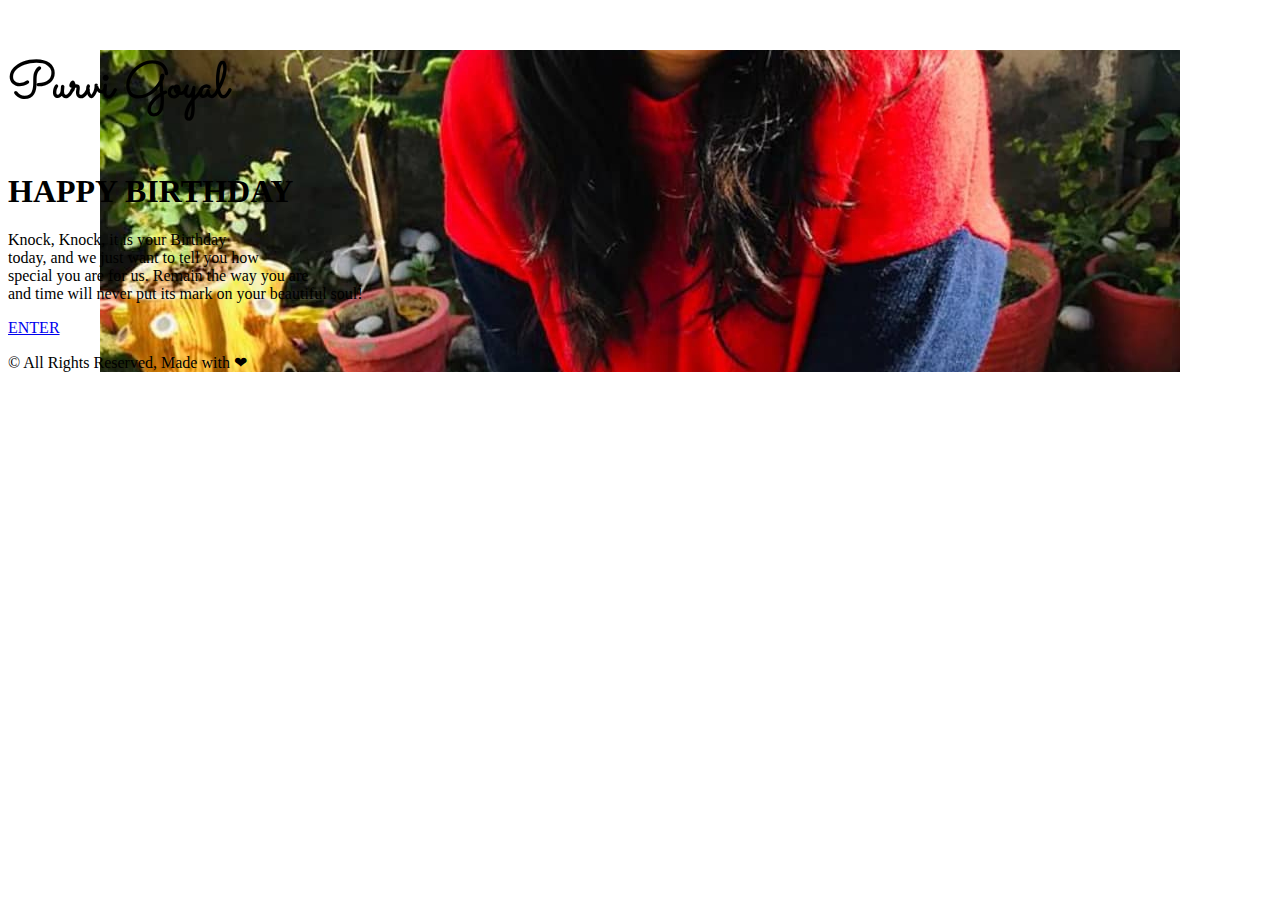
<file: index.html>
<!doctype html>
<html lang="en" class="h-100">

<head>
  <meta charset="utf-8">
  <meta name="viewport" content="width=device-width, initial-scale=1">
  <title>Purvi Goyal</title>
  <link href="https://cdn.jsdelivr.net/npm/bootstrap@5.1.0/dist/css/bootstrap.min.css" rel="stylesheet"
    integrity="sha384-KyZXEAg3QhqLMpG8r+8fhAXLRk2vvoC2f3B09zVXn8CA5QIVfZOJ3BCsw2P0p/We" crossorigin="anonymous">
  <link rel="preconnect" href="https://fonts.googleapis.com">
  <link rel="preconnect" href="https://fonts.gstatic.com" crossorigin>
  <link href="https://fonts.googleapis.com/css2?family=Sacramento&display=swap" rel="stylesheet">
  <link rel="icon" href="images/icon.png">
</head>
<style>
  .pg {
    font-family: "Sacramento", cursive;
    font-size: 50px;
  }

  .cover {
    background-position: center;
    background-size: auto;
    background-repeat: no-repeat;
  }
</style>

<body class="d-flex h-100 text-center text-white bg-dark">
  <div class="cover" style="background-image: url('images/cover.jpg'); width: 100%; height: 100%;">

    <div class="cover-container d-flex w-100 h-100 p-3 mx-auto flex-column">
      <header class="mb-auto">
        <h3 class="float-md-start pg">Purvi Goyal</h3>
      </header>

      <main class="px-3">
        <h1>HAPPY BIRTHDAY</h1>
        <p class="lead">Knock, Knock, it is your Birthday<br>
        today, and we just want to tell you how<br>
        special you are for us. Remain the way you are<br>
        and time will never put its mark on your beautiful soul!</p>
        <a href="sign-in.html" class="btn btn-lg btn-light fw-bold">
          ENTER</a>
      </main>

      <footer class="mt-auto text-white-50">
        <p>&copy; All Rights Reserved, Made with ❤</p>
      </footer>
    </div>
  </div>
</body>

</html>
</file>
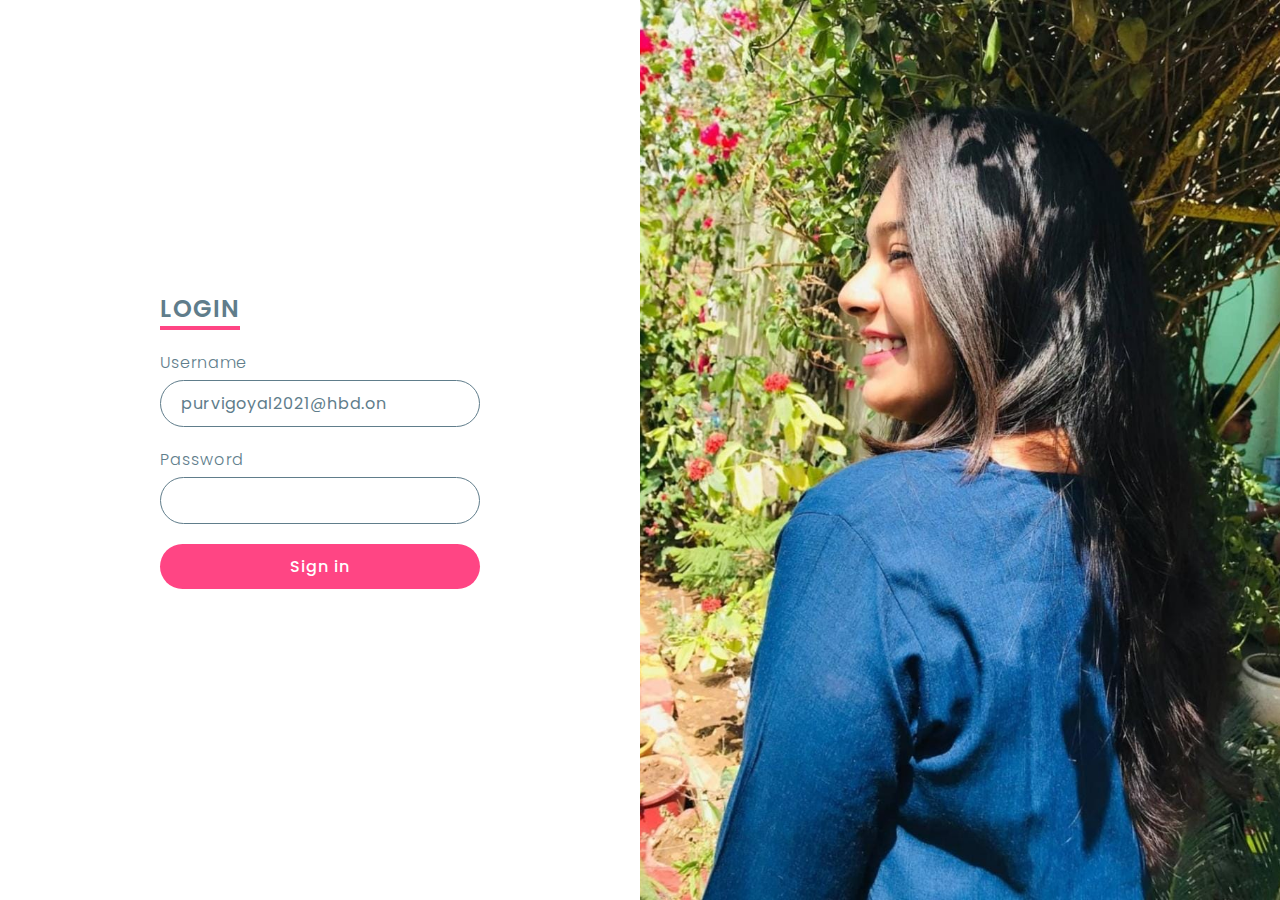
<file: sign-in.html>
<!DOCTYPE html>
<html lang="en">
<head>
  <meta charset="UTF-8">
  <meta http-equiv="X-UA-Compatible" content="IE=edge">
  <meta name="viewport" content="width=device-width, initial-scale=1.0">
  <title>Signin</title>
  <link rel="stylesheet" href="style.css">
  <link rel="icon" href="images/icon.png">
</head>
<body>
  <script src="sign.js"></script>
  <section>
    <div class="contentBx">
      <div class="formBx">
        <h2>Login</h2>
        <form method="POST">
          <div class="inputBx">
            <span>Username</span>
            <input type="text" value="purvigoyal2021@hbd.on" readonly>
          </div>
          <div class="inputBx">
            <span>Password</span>
            <input type="password" id="pass">
          </div>
          <div class="inputBx">
            <input type="submit" value="Sign in" onclick="check();">
          </div>
        </form>
      </div>
    </div>
    <div class="imgBx">
      <img src="images/web.jpeg" alt="">
      </div>
  </section>
</body>
</html>
</file>
<file: style.css>
@import url('https://fonts.googleapis.com/css2?family=Poppins:ital,wght@0,100;0,200;0,300;0,400;0,500;0,600;0,700;0,800;0,900;1,100;1,200;1,300;1,400;1,500;1,600;1,700;1,800;1,900&display=swap');
*{
    margin: 0;
    padding: 0;
    box-sizing: border-box;
    font-family: 'Poppins', sans-serif;
}
section{
    position: relative;
    width: 100%;
    height: 100vh;
    display: flex;
}
section .imgBx{
    position: relative;
    width: 50%;
    height: 100%;
}
section .imgBx img{
    position: absolute;
    top: 0;
    left: 0;
    width: 100%;
    height: 100%;
    object-fit: cover;
}
section .contentBx{
    display: flex;
    justify-content: center;
    align-items: center;
    width: 50%;
    height: 100%;
}
section .contentBx .formBx{
    width: 50%;
}
section .contentBx .formBx h2{
    color: #607d8b;
    font-weight: 600;
    font-size: 1.5em;
    text-transform: uppercase;
    margin-bottom: 20px;
    border-bottom: 4px solid #ff4584;
    display: inline-block;
    letter-spacing: 1px;
}
section .contentBx .formBx .inputBx{
    margin-bottom: 20px;
}
section .contentBx .formBx .inputBx span{
    font-size: 16px;
    margin-bottom: 5px;
    display: inline-block;
    color: #607d8b;
    font-weight: 300;
    letter-spacing: 1px;
}
section .contentBx .formBx .inputBx input{
    width: 100%;
    padding: 10px 20px;
    outline: none;
    font-weight: 400;
    border: 1px solid #607d8b;
    font-size: 16px;
    letter-spacing: 1px;
    color: #607d8b;
    background: transparent;
    border-radius: 30px;
}
section .contentBx .formBx .inputBx input[type="submit"]{
    background: #ff4584;
    color: #fff;
    outline: none;
    border: none;
    font-weight: 500;
    cursor: pointer;
}
section .contentBx .formBx .inputBx input[type="submit"]:hover{
    background: #f53677;
}
@media (max-width: 768px){
    section .imgBx{
        position: absolute;
        top: 0;
        left: 0;
        width: 100%;
        height: 100%;
    }
    section .contentBx{
        display: flex;
        justify-content: center;
        align-items: center;
        width: 100%;
        height: 100%;
        z-index: 1;
    }
    section .contentBx .formBx{
        width: 100%;
        padding: 40px;
        background: rgba(255, 255, 255, 0.9);
        margin: 50px;
    }
}
</file>
